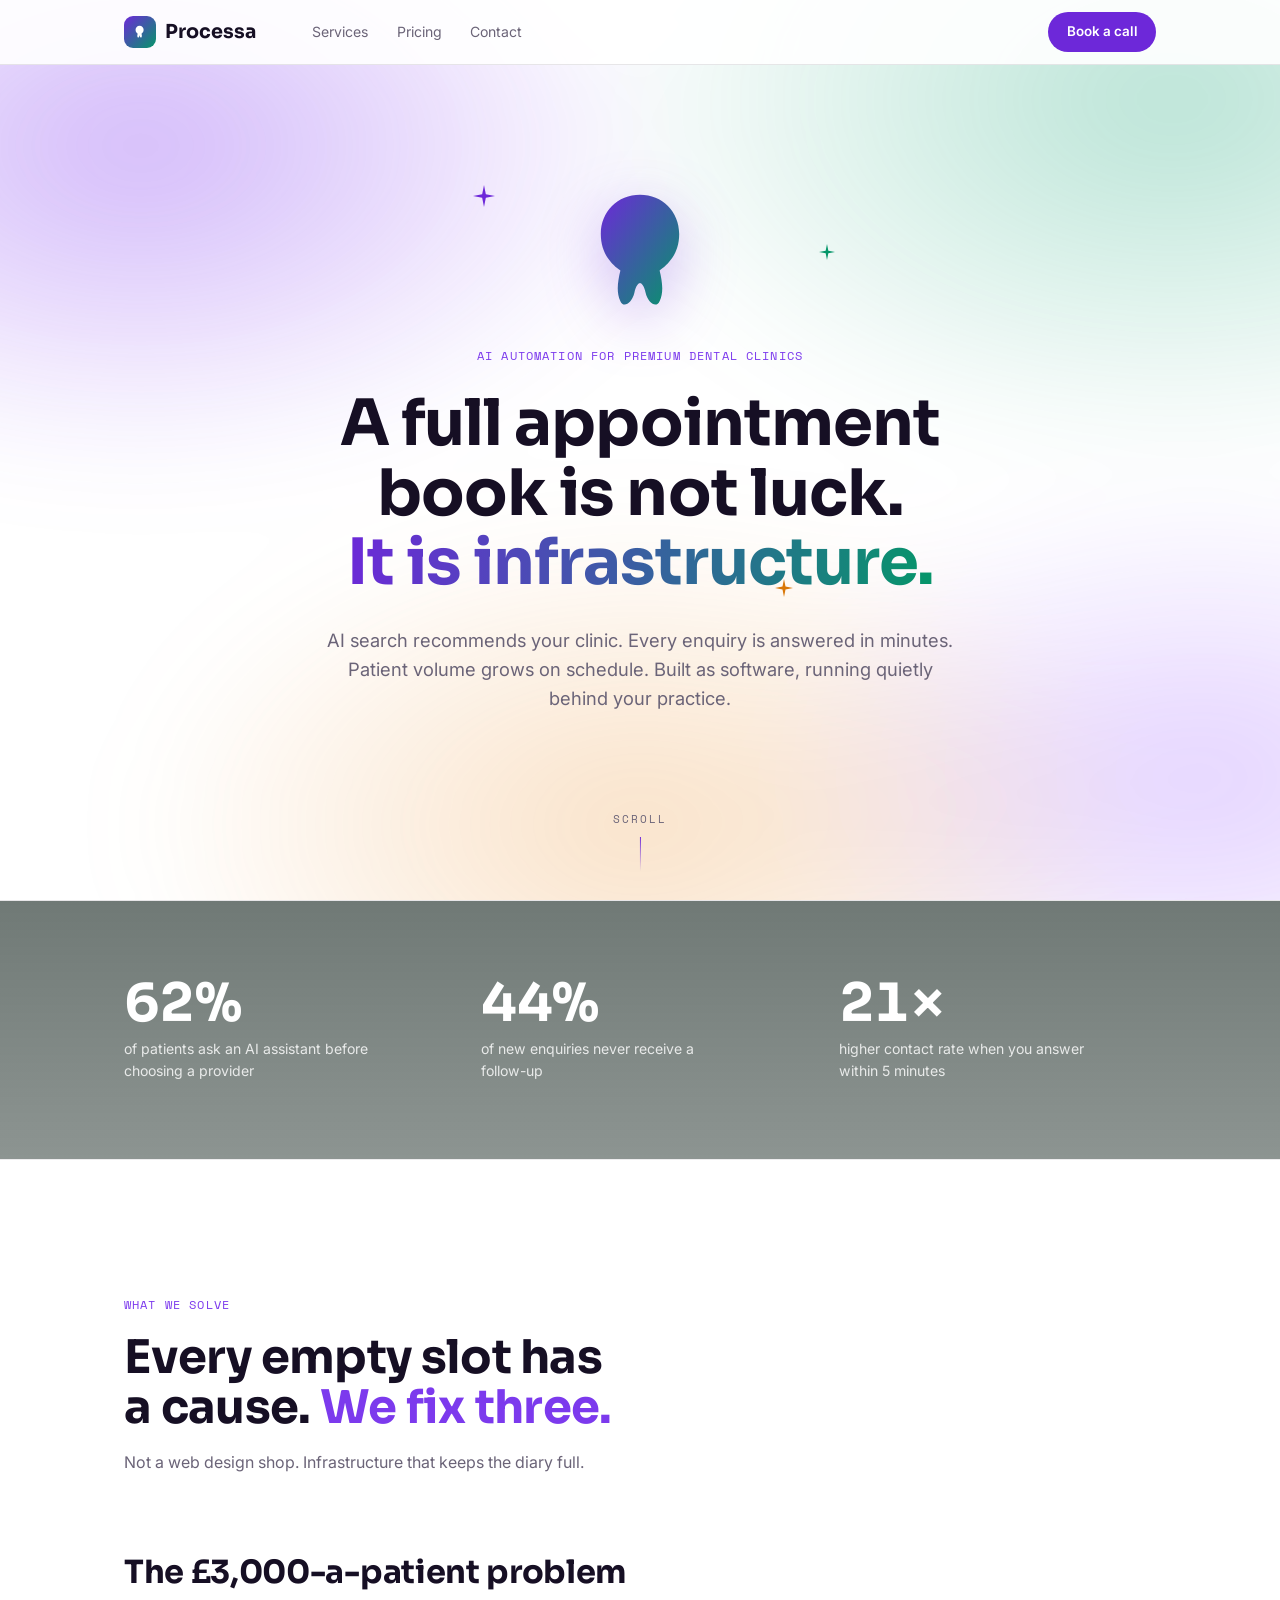
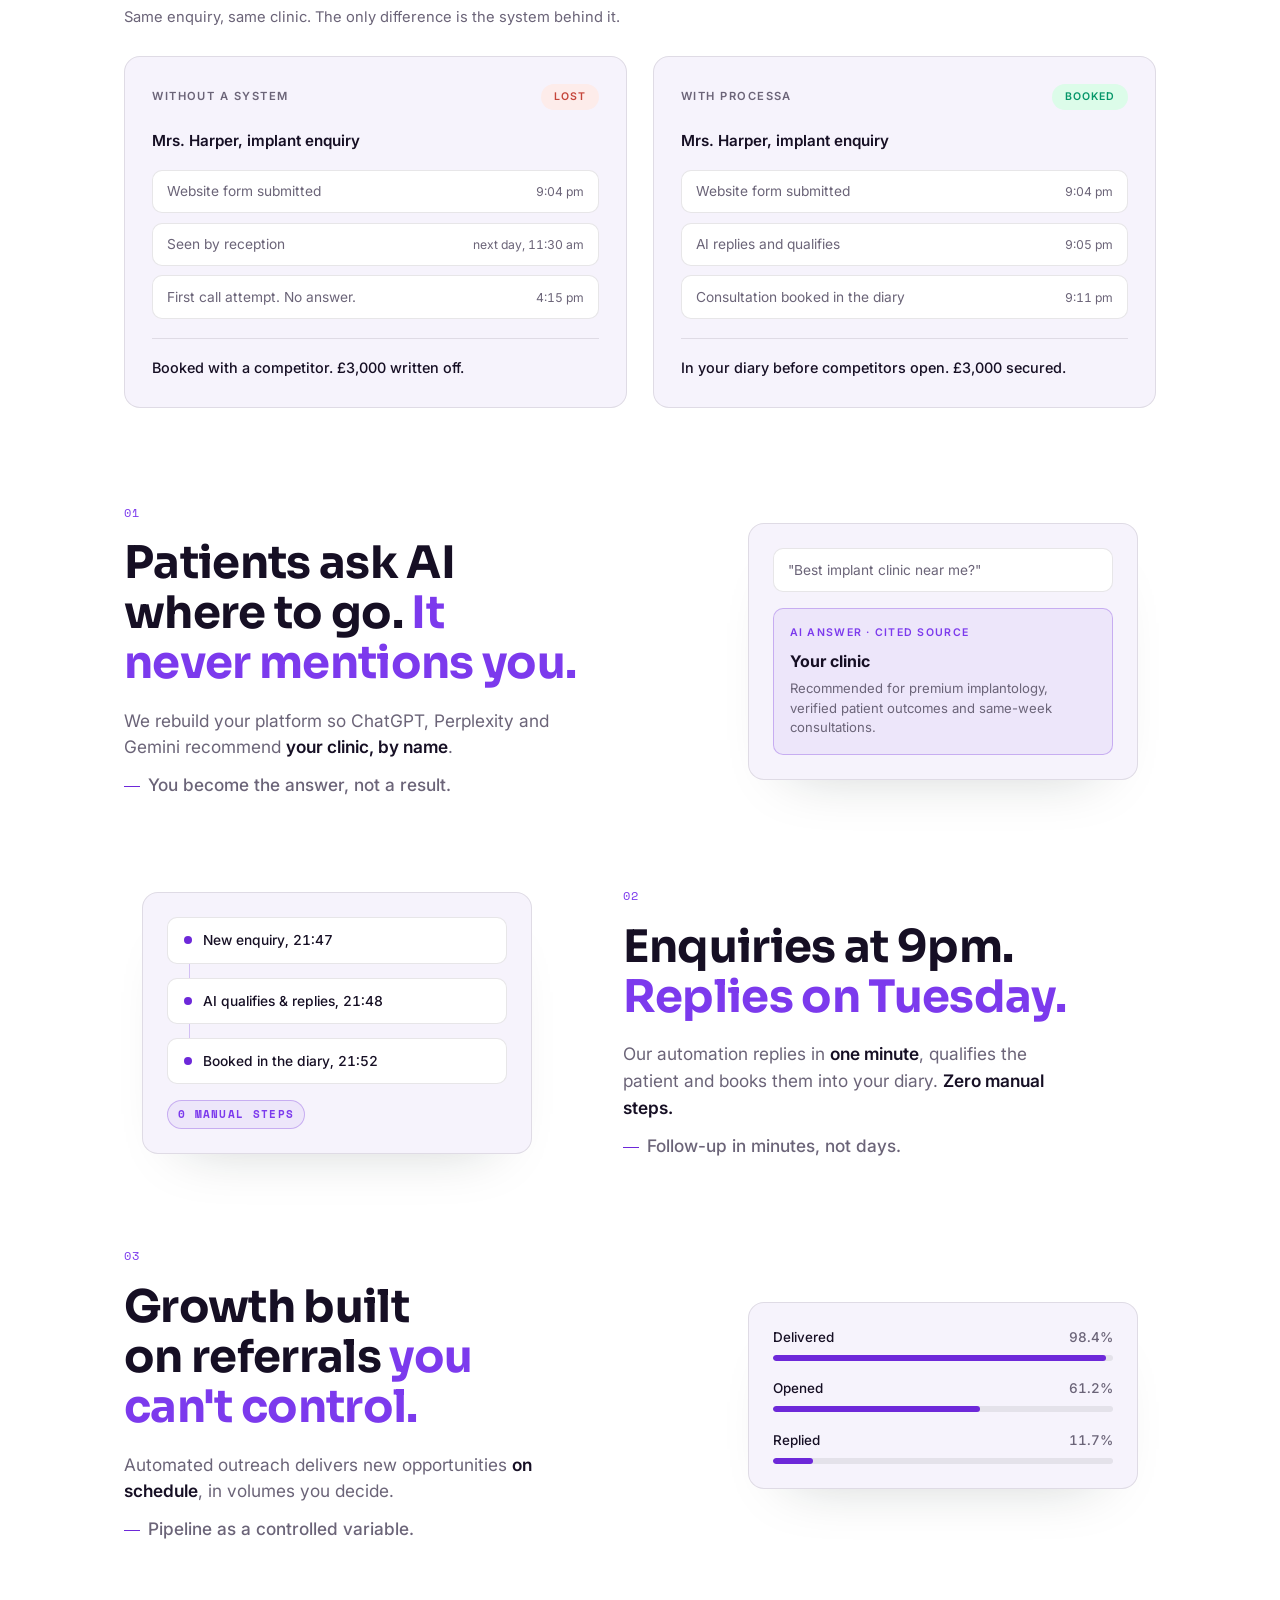
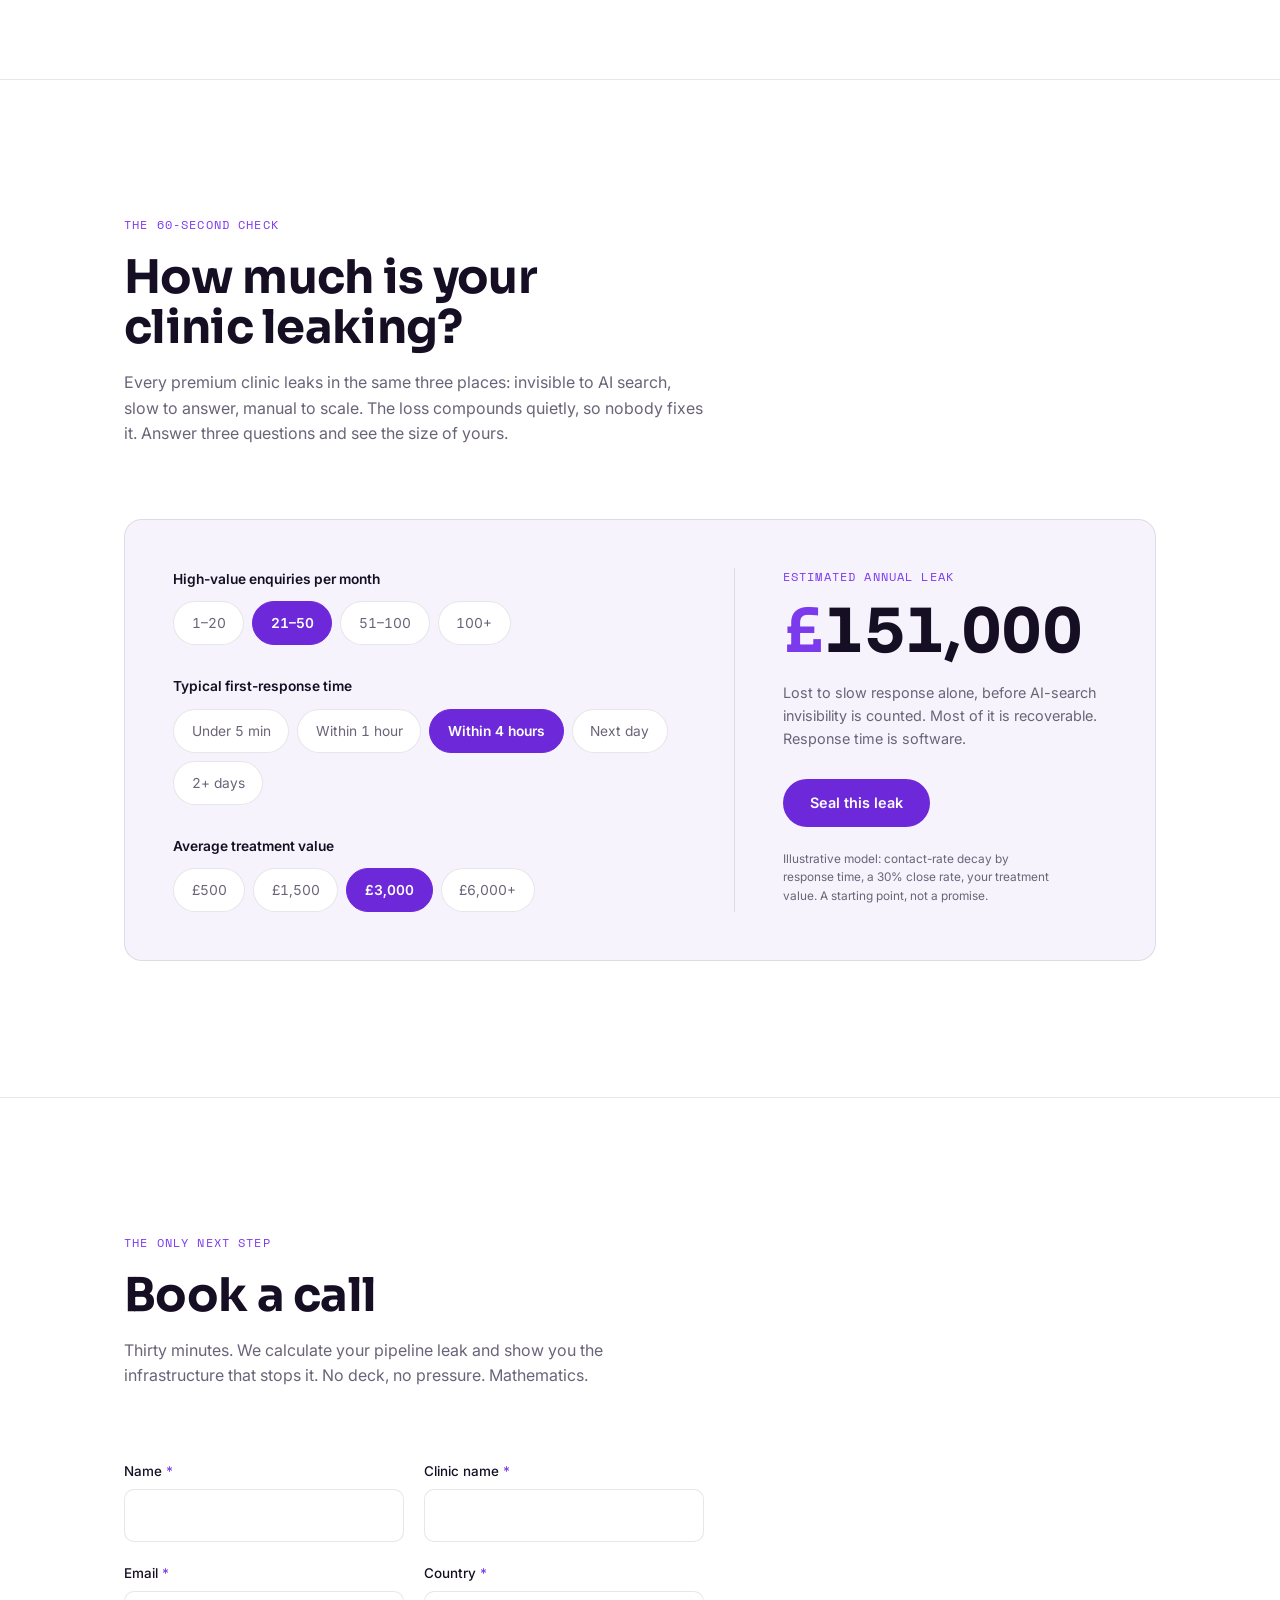
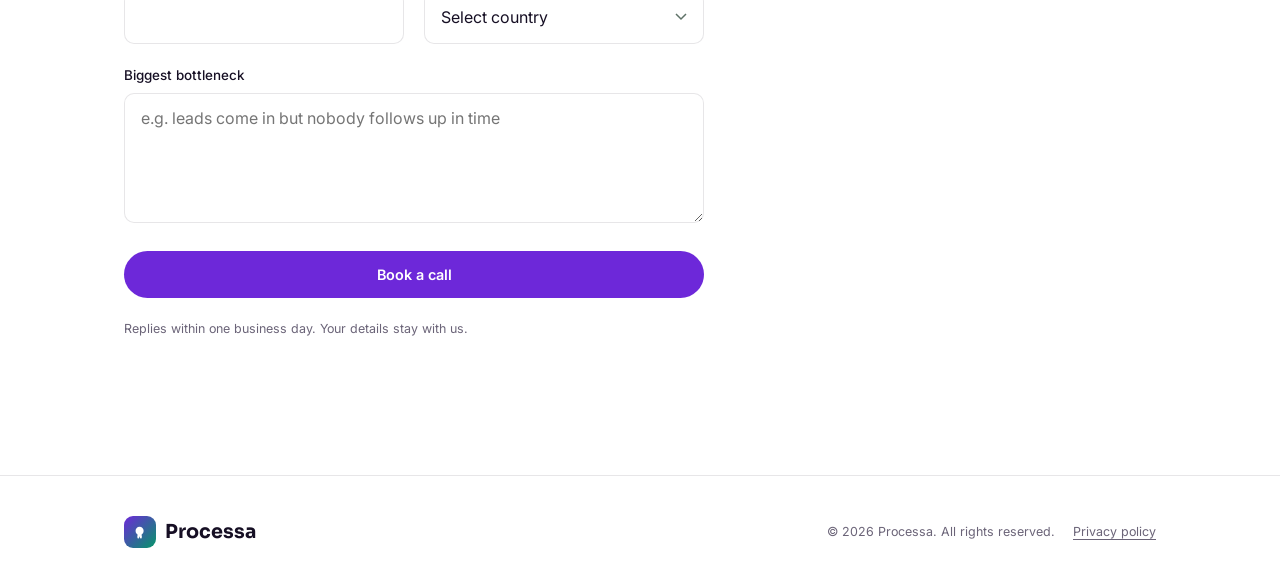
<file: index.html>
<!DOCTYPE html>
<html lang="en">
<head>
<meta charset="UTF-8">
<meta name="viewport" content="width=device-width, initial-scale=1">
<title>Processa — Conversion Infrastructure for Premium Dental Clinics</title>
<meta name="description" content="Processa builds conversion infrastructure and automated client-acquisition systems for premium dental clinics across the UK, Europe and Australia. Stop the annual pipeline hemorrhage.">
<link rel="canonical" href="https://processa.netlify.app/">
<meta property="og:type" content="website">
<meta property="og:title" content="Processa — Conversion Infrastructure for Premium Dental Clinics">
<meta property="og:description" content="AI automation and software architecture agency. We stop the six-figure pipeline hemorrhage and convert it into predictable patient acquisition.">
<meta property="og:url" content="https://processa.netlify.app/">
<meta property="og:site_name" content="Processa">
<meta name="twitter:card" content="summary">
<meta name="twitter:title" content="Processa — Conversion Infrastructure for Premium Dental Clinics">
<meta name="twitter:description" content="We stop the six-figure pipeline hemorrhage and convert it into predictable patient acquisition.">
<link rel="icon" href="data:image/svg+xml,%3Csvg xmlns='http://www.w3.org/2000/svg' viewBox='0 0 64 64'%3E%3Crect width='64' height='64' fill='%23FFFFFF'/%3E%3Ctext x='32' y='44' font-family='Georgia,serif' font-size='38' font-weight='700' fill='%2300B87C' text-anchor='middle'%3EP%3C/text%3E%3C/svg%3E">
<link rel="preconnect" href="https://fonts.googleapis.com">
<link rel="preconnect" href="https://fonts.gstatic.com" crossorigin>
<link href="https://fonts.googleapis.com/css2?family=Sora:wght@600;700;800&family=Inter:wght@400;500;600&family=Space+Mono:wght@400;700&display=swap" rel="stylesheet">
<link rel="stylesheet" href="styles.css">
<script type="application/ld+json">
{
  "@context": "https://schema.org",
  "@type": "ProfessionalService",
  "name": "Processa",
  "url": "https://processa.netlify.app/",
  "description": "AI automation and software architecture agency building conversion infrastructure and automated client-acquisition systems for premium dental clinics.",
  "email": "contact@processa.agency",
  "areaServed": [
    { "@type": "Country", "name": "United Kingdom" },
    { "@type": "Country", "name": "Ireland" },
    { "@type": "Country", "name": "Germany" },
    { "@type": "Country", "name": "Netherlands" },
    { "@type": "Country", "name": "Spain" },
    { "@type": "Country", "name": "Australia" }
  ],
  "knowsAbout": ["AI answer engine optimization", "Dental clinic automation", "Lead generation systems"],
  "hasOfferCatalog": {
    "@type": "OfferCatalog",
    "name": "Services",
    "itemListElement": [
      {
        "@type": "Offer",
        "itemOffered": {
          "@type": "Service",
          "name": "AEO-Optimized Web Infrastructure",
          "description": "Web platforms structured natively for AI answer engines so clinics become the cited recommendation."
        }
      },
      {
        "@type": "Offer",
        "itemOffered": {
          "@type": "Service",
          "name": "Integrated AI & Automation Systems",
          "description": "Clinic operational flows — booking, follow-up, feedback — connected via advanced software architecture."
        }
      },
      {
        "@type": "Offer",
        "itemOffered": {
          "@type": "Service",
          "name": "High-Conversion Outreach Infrastructure",
          "description": "Automated B2B acquisition systems scaling opportunity volume predictably."
        }
      }
    ]
  }
}
</script>
</head>
<body>
<svg width="0" height="0" style="position:absolute" aria-hidden="true">
  <defs>
    <linearGradient id="toothGradient" x1="0" y1="0" x2="1" y2="1">
      <stop offset="0%" stop-color="#6D28D9"/>
      <stop offset="100%" stop-color="#059669"/>
    </linearGradient>
  </defs>
</svg>
<a class="skip-link" href="#main">Skip to content</a>

<header class="nav">
  <div class="wrap nav-inner">
    <a class="wordmark" href="#top" aria-label="Processa — home">
      <span class="logo-mark" aria-hidden="true"><svg viewBox="0 0 100 100"><path fill="#fff" d="M50,20 C38,20 29,29 29,41 C29,52 35,58 40,61 C38,68 37,74 40,79 C42,83 47,81 48,75 C49,71 49,70 50,70 C51,70 51,71 52,75 C53,81 58,83 60,79 C63,74 62,68 60,61 C65,58 71,52 71,41 C71,29 62,20 50,20 Z"/></svg></span>
      Processa
    </a>
    <nav class="nav-links" aria-label="Primary">
      <a href="#services">Services</a>
      <a href="#leak">Pricing</a>
      <a href="#book">Contact</a>
    </nav>
    <a class="btn btn-nav" href="#book">Book a call</a>
  </div>
</header>

<main id="main">

  <!-- Hero -->
  <section class="hero" id="top" aria-labelledby="hero-h">
    <div class="hero-mesh" aria-hidden="true"></div>
    <div class="hero-inner">
      <span class="spark s1" aria-hidden="true"><svg viewBox="0 0 24 24" fill="currentColor"><path d="M12 0 L14 10 L24 12 L14 14 L12 24 L10 14 L0 12 L10 10 Z"/></svg></span>
      <span class="spark s2" aria-hidden="true"><svg viewBox="0 0 24 24" fill="currentColor"><path d="M12 0 L14 10 L24 12 L14 14 L12 24 L10 14 L0 12 L10 10 Z"/></svg></span>
      <span class="spark s3" aria-hidden="true"><svg viewBox="0 0 24 24" fill="currentColor"><path d="M12 0 L14 10 L24 12 L14 14 L12 24 L10 14 L0 12 L10 10 Z"/></svg></span>
      <div class="tooth-diagram" aria-hidden="true">
        <svg viewBox="0 0 100 100">
          <path class="tooth-shape" d="M50,12 C34,12 22,24 22,40 C22,54 30,62 36,66 C34,74 33,82 36,88 C38,93 44,90 46,82 C47,77 49,75 50,75 C51,75 53,77 54,82 C56,90 62,93 64,88 C67,82 66,74 64,66 C70,62 78,54 78,40 C78,24 66,12 50,12 Z"/>
        </svg>
      </div>
      <span class="label reveal">AI automation for premium dental clinics</span>
      <h1 id="hero-h" class="reveal d1">A full appointment<br>book is not luck.<br><em>It is infrastructure.</em></h1>
      <p class="hero-sub reveal d2">AI search recommends your clinic. Every enquiry is answered in minutes. Patient volume grows on schedule. Built as software, running quietly behind your practice.</p>
    </div>
    <p class="scroll-cue" aria-hidden="true">Scroll</p>
  </section>

  <!-- Stats over fixed clinic photo -->
  <section class="stats-band" aria-label="Market figures">
    <div class="wrap">
      <div class="stat-strip">
        <div class="stat reveal">
          <span class="num"><span data-count="62" data-suffix="%">0%</span></span>
          <p>of patients ask an AI assistant before choosing a provider</p>
        </div>
        <div class="stat reveal d1">
          <span class="num"><span data-count="44" data-suffix="%">0%</span></span>
          <p>of new enquiries never receive a follow-up</p>
        </div>
        <div class="stat reveal d2">
          <span class="num"><span data-count="21" data-suffix="×">0×</span></span>
          <p>higher contact rate when you answer within 5 minutes</p>
        </div>
      </div>
    </div>
  </section>

  <!-- What we solve -->
  <section class="section" id="services" aria-labelledby="svc-h">
    <div class="wrap">
      <div class="section-head reveal">
        <span class="label">What we solve</span>
        <h2 id="svc-h">Every empty slot has a cause. <em>We fix three.</em></h2>
        <p class="lede">Not a web design shop. Infrastructure that keeps the diary full.</p>
      </div>

      <div class="compare-head reveal">
        <h3>The £3,000-a-patient problem</h3>
        <p>Same enquiry, same clinic. The only difference is the system behind it.</p>
      </div>
      <div class="compare">
        <article class="cmp-card reveal">
          <header>
            <span class="cmp-tag">Without a system</span>
            <span class="badge lost">Lost</span>
          </header>
          <p class="cmp-name">Mrs. Harper, implant enquiry</p>
          <ul class="tl">
            <li><span>Website form submitted</span><time>9:04 pm</time></li>
            <li><span>Seen by reception</span><time>next day, 11:30 am</time></li>
            <li><span>First call attempt. No answer.</span><time>4:15 pm</time></li>
          </ul>
          <p class="cmp-outcome">Booked with a competitor. £3,000 written off.</p>
        </article>
        <article class="cmp-card reveal d1">
          <header>
            <span class="cmp-tag">With Processa</span>
            <span class="badge booked">Booked</span>
          </header>
          <p class="cmp-name">Mrs. Harper, implant enquiry</p>
          <ul class="tl">
            <li><span>Website form submitted</span><time>9:04 pm</time></li>
            <li><span>AI replies and qualifies</span><time>9:05 pm</time></li>
            <li><span>Consultation booked in the diary</span><time>9:11 pm</time></li>
          </ul>
          <p class="cmp-outcome">In your diary before competitors open. £3,000 secured.</p>
        </article>
      </div>

      <div class="pillars">
        <div class="pillar reveal">
          <div>
            <span class="label">01</span>
            <h3>Patients ask AI where to go. <em>It never mentions you.</em></h3>
            <div class="body">
              <p>We rebuild your platform so ChatGPT, Perplexity and Gemini recommend <strong>your clinic, by name</strong>.</p>
              <p class="outcome">You become the answer, not a result.</p>
            </div>
          </div>
          <div class="pillar-visual mock float" aria-hidden="true">
            <p class="q">"Best implant clinic near me?"</p>
            <div class="ans">
              <span class="src">AI answer · cited source</span>
              <strong>Your clinic</strong>
              <p>Recommended for premium implantology, verified patient outcomes and same-week consultations.</p>
            </div>
          </div>
        </div>
        <div class="pillar rev reveal">
          <div>
            <span class="label">02</span>
            <h3>Enquiries at 9pm. <em>Replies on Tuesday.</em></h3>
            <div class="body">
              <p>Our automation replies in <strong>one minute</strong>, qualifies the patient and books them into your diary. <strong>Zero manual steps.</strong></p>
              <p class="outcome">Follow-up in minutes, not days.</p>
            </div>
          </div>
          <div class="pillar-visual mock float" aria-hidden="true">
            <div class="flow">
              <div class="node"><span class="dot"></span>New enquiry, 21:47</div>
              <div class="link"></div>
              <div class="node"><span class="dot"></span>AI qualifies &amp; replies, 21:48</div>
              <div class="link"></div>
              <div class="node"><span class="dot"></span>Booked in the diary, 21:52</div>
              <p class="tag">0 manual steps</p>
            </div>
          </div>
        </div>
        <div class="pillar reveal">
          <div>
            <span class="label">03</span>
            <h3>Growth built on referrals <em>you can't control.</em></h3>
            <div class="body">
              <p>Automated outreach delivers new opportunities <strong>on schedule</strong>, in volumes you decide.</p>
              <p class="outcome">Pipeline as a controlled variable.</p>
            </div>
          </div>
          <div class="pillar-visual mock float" aria-hidden="true">
            <div class="bars">
              <div class="row"><span>Delivered</span><span class="v">98.4%</span><div class="track"><i style="width:98%"></i></div></div>
              <div class="row"><span>Opened</span><span class="v">61.2%</span><div class="track"><i style="width:61%"></i></div></div>
              <div class="row"><span>Replied</span><span class="v">11.7%</span><div class="track"><i style="width:12%"></i></div></div>
            </div>
          </div>
        </div>
      </div>
    </div>
  </section>

  <!-- The Leak -->
  <section class="section bordered" id="leak" aria-labelledby="leak-h">
    <div class="wrap">
      <div class="section-head reveal">
        <span class="label">The 60-second check</span>
        <h2 id="leak-h">How much is your clinic leaking?</h2>
        <p class="lede">Every premium clinic leaks in the same three places: invisible to AI search, slow to answer, manual to scale. The loss compounds quietly, so nobody fixes it. Answer three questions and see the size of yours.</p>
      </div>
      <div class="calc-panel reveal" id="leak-calc">
        <div class="calc-qs">
          <fieldset class="calc-q">
            <legend>High-value enquiries per month</legend>
            <div class="pills">
              <label class="pill"><input type="radio" name="calc-enq" value="12"><span>1–20</span></label>
              <label class="pill"><input type="radio" name="calc-enq" value="35" checked><span>21–50</span></label>
              <label class="pill"><input type="radio" name="calc-enq" value="75"><span>51–100</span></label>
              <label class="pill"><input type="radio" name="calc-enq" value="120"><span>100+</span></label>
            </div>
          </fieldset>
          <fieldset class="calc-q">
            <legend>Typical first-response time</legend>
            <div class="pills">
              <label class="pill"><input type="radio" name="calc-resp" value="0.05"><span>Under 5 min</span></label>
              <label class="pill"><input type="radio" name="calc-resp" value="0.22"><span>Within 1 hour</span></label>
              <label class="pill"><input type="radio" name="calc-resp" value="0.40" checked><span>Within 4 hours</span></label>
              <label class="pill"><input type="radio" name="calc-resp" value="0.55"><span>Next day</span></label>
              <label class="pill"><input type="radio" name="calc-resp" value="0.70"><span>2+ days</span></label>
            </div>
          </fieldset>
          <fieldset class="calc-q">
            <legend>Average treatment value</legend>
            <div class="pills">
              <label class="pill"><input type="radio" name="calc-val" value="500"><span>£500</span></label>
              <label class="pill"><input type="radio" name="calc-val" value="1500"><span>£1,500</span></label>
              <label class="pill"><input type="radio" name="calc-val" value="3000" checked><span>£3,000</span></label>
              <label class="pill"><input type="radio" name="calc-val" value="6000"><span>£6,000+</span></label>
            </div>
          </fieldset>
        </div>
        <div class="calc-result">
          <span class="label">Estimated annual leak</span>
          <p class="r-num" aria-live="polite"><span class="aff">£</span><span id="leak-out">0</span></p>
          <p class="r-sub">Lost to slow response alone, before AI-search invisibility is counted. Most of it is recoverable. Response time is software.</p>
          <a class="btn" href="#book" id="calc-cta">Seal this leak</a>
          <p class="footnote">Illustrative model: contact-rate decay by response time, a 30% close rate, your treatment value. A starting point, not a promise.</p>
        </div>
      </div>
    </div>
  </section>

  <!-- Book a Call -->
  <section class="section bordered" id="book" aria-labelledby="book-h">
    <div class="wrap">
      <div class="section-head reveal">
        <span class="label">The only next step</span>
        <h2 id="book-h">Book a call</h2>
        <p class="lede">Thirty minutes. We calculate your pipeline leak and show you the infrastructure that stops it. No deck, no pressure. Mathematics.</p>
      </div>
      <div class="form-shell reveal">
        <p class="leak-note" id="leak-note" hidden>Your estimated annual leak: <strong id="leak-note-num">£0</strong>. We'll bring the full mathematics to the call.</p>
        <form name="book-call" method="POST" action="/" data-netlify="true" netlify-honeypot="bot-field" novalidate>
          <input type="hidden" name="form-name" value="book-call">
          <input type="hidden" name="estimated-leak" id="estimated-leak-field" value="">
          <p class="hidden-field" aria-hidden="true">
            <label>Don't fill this out if you're human: <input name="bot-field" tabindex="-1" autocomplete="off"></label>
          </p>
          <div class="two-col">
            <div class="field">
              <label for="f-name">Name <span class="req" aria-hidden="true">*</span></label>
              <input id="f-name" name="name" type="text" autocomplete="name" required>
            </div>
            <div class="field">
              <label for="f-clinic">Clinic name <span class="req" aria-hidden="true">*</span></label>
              <input id="f-clinic" name="clinic" type="text" autocomplete="organization" required>
            </div>
          </div>
          <div class="two-col">
            <div class="field">
              <label for="f-email">Email <span class="req" aria-hidden="true">*</span></label>
              <input id="f-email" name="email" type="email" autocomplete="email" required>
            </div>
            <div class="field">
              <label for="f-country">Country <span class="req" aria-hidden="true">*</span></label>
              <select id="f-country" name="country" required>
                <option value="" selected disabled>Select country</option>
                <option>UK</option>
                <option>Ireland</option>
                <option>Germany</option>
                <option>Netherlands</option>
                <option>Spain</option>
                <option>Other EU</option>
                <option>Australia</option>
              </select>
            </div>
          </div>
          <div class="field">
            <label for="f-bottleneck">Biggest bottleneck</label>
            <textarea id="f-bottleneck" name="bottleneck" rows="4" placeholder="e.g. leads come in but nobody follows up in time"></textarea>
          </div>
          <button class="btn" type="submit">Book a call</button>
          <p class="form-error" role="alert" id="form-error">Something interrupted the request. Please try again, or email us directly below.</p>
          <p class="form-foot">Replies within one business day. Your details stay with us.</p>
        </form>
        <div class="confirm" id="confirm" role="status" tabindex="-1">
          <h3>Request received.</h3>
          <p>We'll reply within one business day with two or three time slots, and we'll arrive with your leak already estimated.</p>
        </div>
      </div>
    </div>
  </section>

</main>

<footer>
  <div class="wrap foot-inner">
    <a class="wordmark" href="#top" aria-label="Processa — back to top">
      <span class="logo-mark" aria-hidden="true"><svg viewBox="0 0 100 100"><path fill="#fff" d="M50,20 C38,20 29,29 29,41 C29,52 35,58 40,61 C38,68 37,74 40,79 C42,83 47,81 48,75 C49,71 49,70 50,70 C51,70 51,71 52,75 C53,81 58,83 60,79 C63,74 62,68 60,61 C65,58 71,52 71,41 C71,29 62,20 50,20 Z"/></svg></span>
      Processa
    </a>
    <p class="foot-meta">&copy; 2026 Processa. All rights reserved. <a href='privacy.html'>Privacy policy</a></p>
  </div>
</footer>

<script src="script.js"></script>
</body>
</html>
</file>
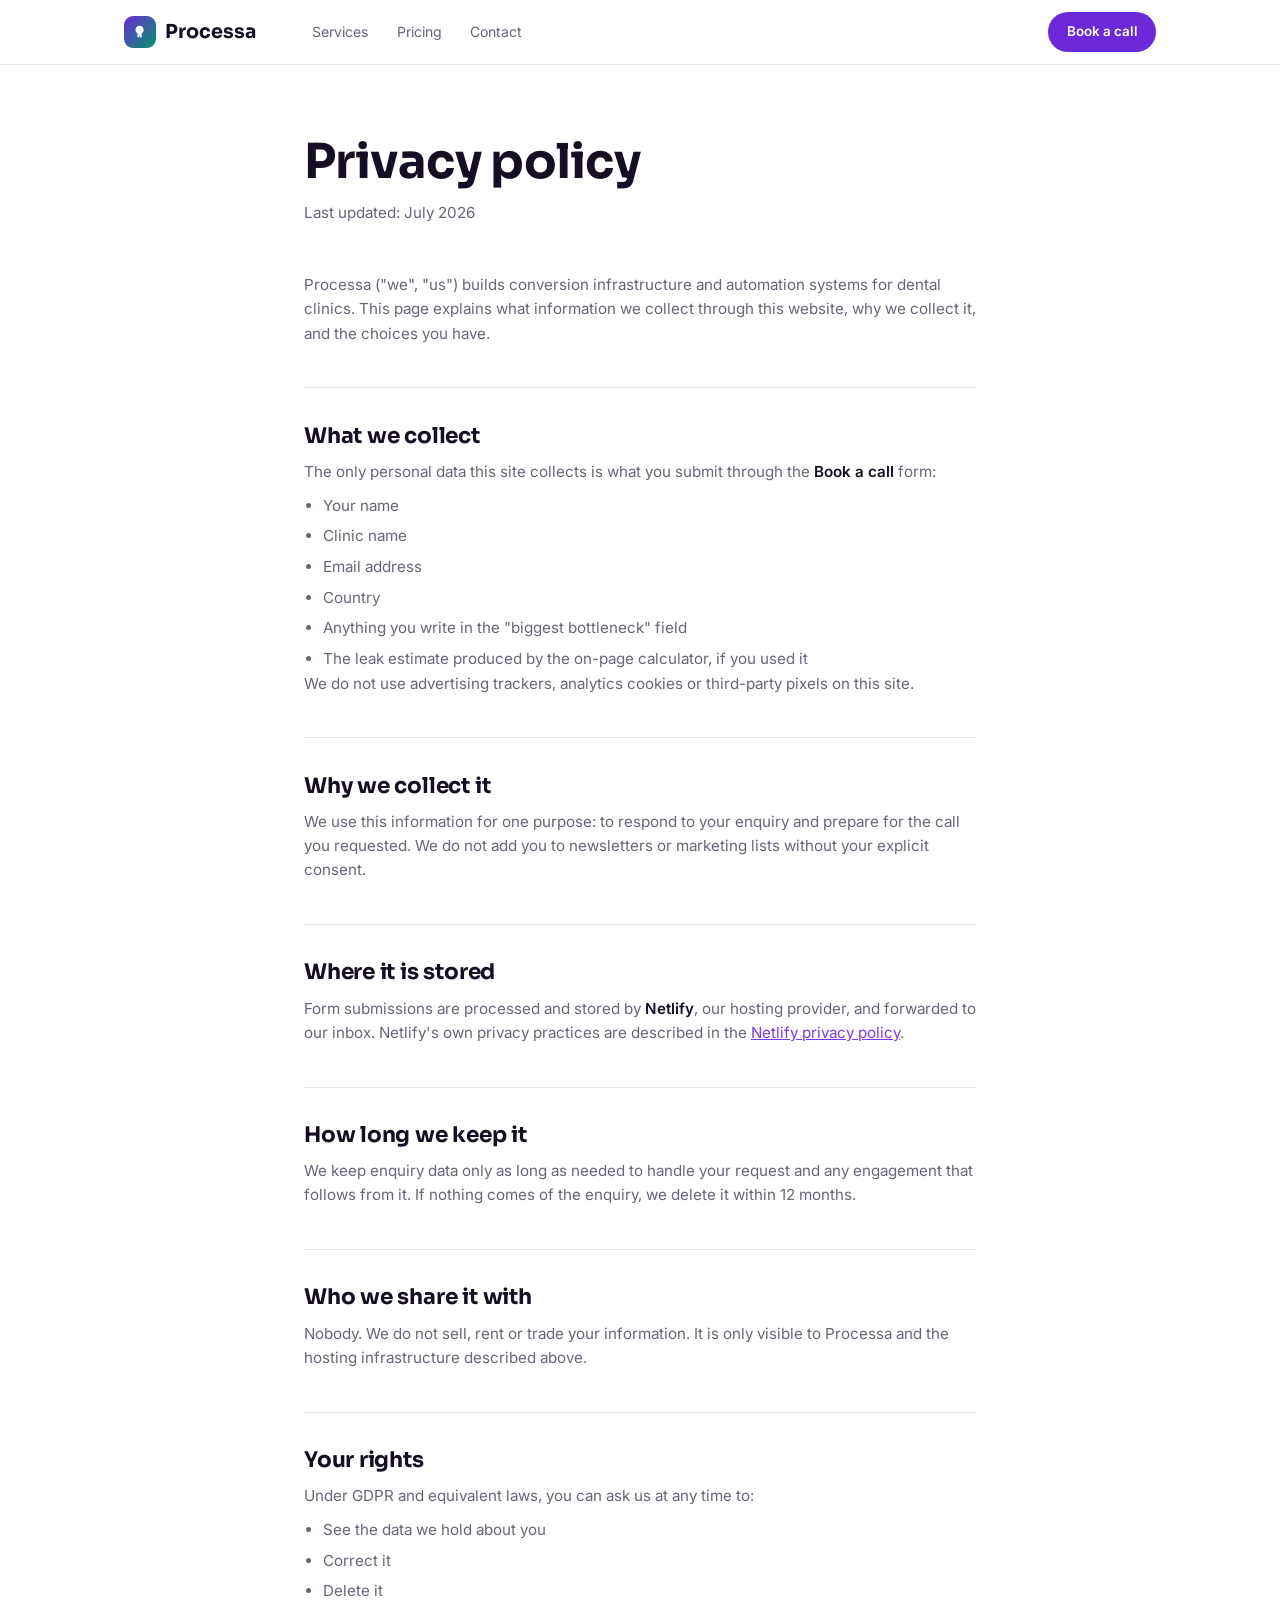
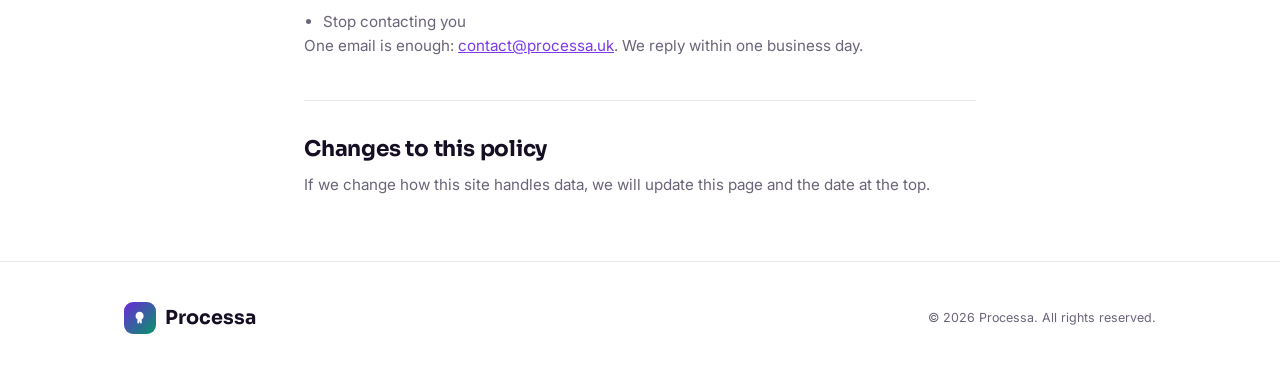
<file: privacy.html>
<!DOCTYPE html>
<html lang="en">
<head>
<meta charset="UTF-8">
<meta name="viewport" content="width=device-width, initial-scale=1">
<title>Privacy Policy — Processa</title>
<meta name="description" content="How Processa collects, uses and protects the information you share with us.">
<link rel="canonical" href="https://processa.netlify.app/privacy.html">
<meta name="robots" content="noindex">
<link rel="icon" href="data:image/svg+xml,%3Csvg xmlns='http://www.w3.org/2000/svg' viewBox='0 0 64 64'%3E%3Crect width='64' height='64' fill='%231B1512'/%3E%3Ctext x='32' y='44' font-family='Georgia,serif' font-size='38' font-weight='700' fill='%23FF6B4A' text-anchor='middle'%3EP%3C/text%3E%3C/svg%3E">
<link rel="preconnect" href="https://fonts.googleapis.com">
<link rel="preconnect" href="https://fonts.gstatic.com" crossorigin>
<link href="https://fonts.googleapis.com/css2?family=Sora:wght@600;700;800&family=Inter:wght@400;500;600&display=swap" rel="stylesheet">
<link rel="stylesheet" href="styles.css">
<style>
main{padding:clamp(8.5rem,9vw,9.5rem) 0 4rem}
.legal-wrap{max-width:720px;margin-inline:auto;padding-inline:24px}
.legal-wrap h1{font-size:clamp(2rem,4.5vw,3rem);margin-bottom:.8rem}
.updated{font-size:.8rem;color:var(--ink-2);margin-bottom:3rem}
.legal-wrap h2{
  font-family:'Sora',system-ui,sans-serif;font-weight:700;
  font-size:1.35rem;letter-spacing:-.01em;
  margin:2.6rem 0 .8rem;padding-top:2.2rem;border-top:1px solid var(--line);
}
.legal-wrap p,.legal-wrap li{font-size:.95rem;color:var(--ink-2)}
.legal-wrap p+p{margin-top:.7rem}
.legal-wrap ul{padding-left:1.2rem;display:grid;gap:.4rem;margin-top:.6rem}
.legal-wrap strong{color:var(--ink);font-weight:600}
.legal-wrap a{color:var(--gold-ink)}
</style>
</head>
<body>
<a class="skip-link" href="#main">Skip to content</a>

<header class="nav">
  <div class="wrap nav-inner">
    <a class="wordmark" href="index.html" aria-label="Processa — home">
      <span class="logo-mark" aria-hidden="true"><svg viewBox="0 0 100 100"><path fill="#fff" d="M50,20 C38,20 29,29 29,41 C29,52 35,58 40,61 C38,68 37,74 40,79 C42,83 47,81 48,75 C49,71 49,70 50,70 C51,70 51,71 52,75 C53,81 58,83 60,79 C63,74 62,68 60,61 C65,58 71,52 71,41 C71,29 62,20 50,20 Z"/></svg></span>
      Processa
    </a>
    <nav class="nav-links" aria-label="Primary">
      <a href="index.html#services">Services</a>
      <a href="index.html#leak">Pricing</a>
      <a href="index.html#book">Contact</a>
    </nav>
    <a class="btn btn-nav" href="index.html#book">Book a call</a>
  </div>
</header>

<main id="main">
  <div class="legal-wrap">
    <h1>Privacy policy</h1>
    <p class="updated">Last updated: July 2026</p>

    <p>Processa ("we", "us") builds conversion infrastructure and automation systems for dental clinics. This page explains what information we collect through this website, why we collect it, and the choices you have.</p>

    <h2>What we collect</h2>
    <p>The only personal data this site collects is what you submit through the <strong>Book a call</strong> form:</p>
    <ul>
      <li>Your name</li>
      <li>Clinic name</li>
      <li>Email address</li>
      <li>Country</li>
      <li>Anything you write in the "biggest bottleneck" field</li>
      <li>The leak estimate produced by the on-page calculator, if you used it</li>
    </ul>
    <p>We do not use advertising trackers, analytics cookies or third-party pixels on this site.</p>

    <h2>Why we collect it</h2>
    <p>We use this information for one purpose: to respond to your enquiry and prepare for the call you requested. We do not add you to newsletters or marketing lists without your explicit consent.</p>

    <h2>Where it is stored</h2>
    <p>Form submissions are processed and stored by <strong>Netlify</strong>, our hosting provider, and forwarded to our inbox. Netlify's own privacy practices are described in the <a href="https://www.netlify.com/privacy/" rel="noopener">Netlify privacy policy</a>.</p>

    <h2>How long we keep it</h2>
    <p>We keep enquiry data only as long as needed to handle your request and any engagement that follows from it. If nothing comes of the enquiry, we delete it within 12 months.</p>

    <h2>Who we share it with</h2>
    <p>Nobody. We do not sell, rent or trade your information. It is only visible to Processa and the hosting infrastructure described above.</p>

    <h2>Your rights</h2>
    <p>Under GDPR and equivalent laws, you can ask us at any time to:</p>
    <ul>
      <li>See the data we hold about you</li>
      <li>Correct it</li>
      <li>Delete it</li>
      <li>Stop contacting you</li>
    </ul>
    <p>One email is enough: <a href="mailto:contact@processa.uk">contact@processa.uk</a>. We reply within one business day.</p>

    <h2>Changes to this policy</h2>
    <p>If we change how this site handles data, we will update this page and the date at the top.</p>
  </div>
</main>

<footer>
  <div class="wrap foot-inner">
    <a class="wordmark" href="index.html" aria-label="Processa — home">
      <span class="logo-mark" aria-hidden="true"><svg viewBox="0 0 100 100"><path fill="#fff" d="M50,20 C38,20 29,29 29,41 C29,52 35,58 40,61 C38,68 37,74 40,79 C42,83 47,81 48,75 C49,71 49,70 50,70 C51,70 51,71 52,75 C53,81 58,83 60,79 C63,74 62,68 60,61 C65,58 71,52 71,41 C71,29 62,20 50,20 Z"/></svg></span>
      Processa
    </a>
    <p class="foot-meta">&copy; 2026 Processa. All rights reserved.</p>
  </div>
</footer>

<script src="script.js"></script>
</body>
</html>
</file>
<file: styles.css>
/* Processa — shared styles across all pages.
   Fourth direction: the flat mint-on-white pass read as generic and static
   — explicit feedback was "no animation, nothing special, logo and colors
   are bad." This one keeps the light background (still no dark colors)
   but brings back real movement (an animated jewel-tone gradient mesh,
   the technique that got a genuine positive reaction earlier this
   session) and adds an actual logo mark instead of plain wordmark text. */
:root{
  --bg:#FFFFFF;
  --surface:#F6F3FC;
  --ink:#160F24;
  --ink-2:#6B6478;
  --line:rgba(22,15,36,.1);
  --accent:#6D28D9;
  --accent-2:#7C3AED;
  --emerald:#059669;
  --gold-accent:#D97706;
  --gold:#6D28D9;
  --gold-ink:#7C3AED;
  --ease:cubic-bezier(.16,1,.3,1);
}
*,*::before,*::after{box-sizing:border-box;margin:0;padding:0}
html{scroll-behavior:smooth;scroll-padding-top:64px}
body{
  font-family:'Inter',system-ui,-apple-system,'Helvetica Neue',sans-serif;
  font-size:1rem;line-height:1.6;
  color:var(--ink);
  background:var(--bg);
  -webkit-font-smoothing:antialiased;
  overflow-x:hidden;
}
main{position:relative;z-index:1}
h1,h2{font-family:'Sora',system-ui,sans-serif;font-weight:700;letter-spacing:-.015em;line-height:1.08;text-wrap:balance}
a{color:inherit}
::selection{background:rgba(109,40,217,.2)}
.wrap{max-width:1080px;margin-inline:auto;padding-inline:24px}
.skip-link{position:absolute;left:-9999px;top:0;background:var(--ink);color:#fff;padding:.6rem 1rem;z-index:200}
.skip-link:focus{left:12px;top:12px}
:focus-visible{outline:2px solid var(--gold-ink);outline-offset:3px}

body{animation:pageIn .5s var(--ease) both}
@keyframes pageIn{from{opacity:0}to{opacity:1}}

.label{
  font-family:'Space Mono',monospace;
  font-size:.72rem;font-weight:500;letter-spacing:.1em;text-transform:uppercase;
  color:var(--gold-ink);
}

/* ---------- Nav ---------- */
.nav{
  position:fixed;top:0;left:0;right:0;z-index:100;
  background:rgba(255,255,255,.9);
  border-bottom:1px solid var(--line);
}
.nav-inner{display:flex;align-items:center;justify-content:space-between;height:64px;gap:1rem}
.wordmark{
  display:flex;align-items:center;gap:.55rem;
  font-family:'Sora',system-ui,sans-serif;font-weight:700;font-size:1.2rem;
  text-decoration:none;flex:none;color:var(--ink);
}
/* Logo mark: a gradient badge with an abstract tooth/checkmark glyph —
   an actual symbol instead of just wordmark text + a coloured dot. */
.logo-mark{
  width:32px;height:32px;border-radius:9px;flex:none;
  background:linear-gradient(135deg, var(--accent), var(--emerald));
  display:flex;align-items:center;justify-content:center;
}
.logo-mark svg{width:60%;height:60%}
.nav-links{display:flex;gap:.85rem;font-size:.76rem;margin-right:auto;margin-left:1.2rem;overflow-x:auto;white-space:nowrap;scrollbar-width:none;-ms-overflow-style:none}
.nav-links::-webkit-scrollbar{display:none}
.nav-links a{text-decoration:none;color:var(--ink-2);transition:color .2s var(--ease)}
.nav-links a:hover,.nav-links a[aria-current="page"]{color:var(--ink)}
.nav .btn-nav{display:none}
@media(min-width:600px){.nav .btn-nav{display:inline-block}}
@media(min-width:700px){.nav-links{gap:1.8rem;font-size:.88rem;margin-left:2.5rem}}
.btn{
  display:inline-block;cursor:pointer;text-decoration:none;text-align:center;
  font-family:inherit;font-size:.9rem;font-weight:600;
  color:#fff;background:var(--accent);
  padding:.8rem 1.7rem;border:0;border-radius:999px;
  transition:background .2s var(--ease),transform .15s var(--ease);
}
.btn:hover{background:var(--accent-2)}
.btn:active{transform:scale(.98)}
.btn-nav{padding:.55rem 1.15rem;font-size:.84rem}

/* ---------- Hero (animated jewel-tone mesh, real movement) ---------- */
.hero{
  position:relative;
  min-height:100vh;min-height:100svh;
  display:flex;align-items:center;justify-content:center;
  overflow:hidden;
  background:var(--bg);
}
/* The thing that was missing: continuous, visible motion. Big saturated
   colour pools (violet/emerald/gold) blurred and drifting slowly behind
   the content — light background underneath, so this is still "not a
   dark design," just one with real energy in it. */
.hero-mesh{
  position:absolute;inset:-15%;z-index:0;pointer-events:none;
  background:
    radial-gradient(ellipse 46% 40% at 20% 24%, rgba(109,40,217,.32), transparent 70%),
    radial-gradient(ellipse 50% 44% at 82% 20%, rgba(5,150,105,.28), transparent 70%),
    radial-gradient(ellipse 44% 38% at 50% 82%, rgba(217,119,6,.22), transparent 70%),
    radial-gradient(ellipse 40% 36% at 84% 78%, rgba(124,58,237,.22), transparent 70%);
  filter:blur(50px) saturate(1.15);
  animation:meshDrift 18s ease-in-out infinite;
}
@keyframes meshDrift{
  0%,100%{transform:translate(0,0) scale(1) rotate(0)}
  25%{transform:translate(3%,-3%) scale(1.08) rotate(2deg)}
  50%{transform:translate(-2%,4%) scale(.96) rotate(-2deg)}
  75%{transform:translate(-4%,-2%) scale(1.05) rotate(1deg)}
}
/* No circle/oval backing behind the icon this time — it read as an
   odd egg shape. Just the mark itself, floating free over the moving
   gradient mesh. */
.tooth-diagram{
  position:relative;z-index:1;width:min(30vw,140px);margin:0 auto 1.8rem;
  aspect-ratio:1/1;
  display:flex;align-items:center;justify-content:center;
  filter:drop-shadow(0 16px 30px rgba(109,40,217,.3));
  animation:toothIn .8s var(--ease) both, toothBob 4s ease-in-out 1s infinite;
}
.tooth-diagram svg{width:100%;height:100%}
.tooth-shape{fill:url(#toothGradient)}
@keyframes toothIn{
  0%{transform:scale(.4) rotate(-16deg);opacity:0}
  100%{transform:scale(1) rotate(0);opacity:1}
}
@keyframes toothBob{0%,100%{transform:translateY(0) rotate(0)}50%{transform:translateY(-8px) rotate(-2deg)}}
.spark{position:absolute;z-index:1;color:var(--gold-accent);opacity:0;animation:sparkIn .5s var(--ease) both}
.spark svg{display:block;width:100%;height:100%}
.s1{top:14%;left:26%;width:22px;height:22px;animation-delay:.9s;color:var(--accent)}
.s2{top:22%;right:22%;width:16px;height:16px;animation-delay:1.15s;color:var(--emerald)}
.s3{bottom:30%;right:28%;width:18px;height:18px;animation-delay:1.35s;color:var(--gold-accent)}
@keyframes sparkIn{0%{opacity:0;transform:scale(0) rotate(-10deg)}60%{opacity:1;transform:scale(1.15) rotate(6deg)}100%{opacity:1;transform:scale(1) rotate(0)}}
.hero-inner{position:relative;z-index:1;text-align:center;padding:6rem 24px 4rem}
.hero .label{display:block;margin-bottom:1.5rem}
.hero h1{font-size:clamp(2.4rem,5.6vw,4rem);max-width:19ch;margin-inline:auto}
@media(max-width:600px){
  .hero h1{font-size:9vw}
}
.hero h1 em{
  font-style:normal;font-weight:700;
  background:linear-gradient(100deg, var(--accent), var(--emerald));
  -webkit-background-clip:text;background-clip:text;color:transparent;
}
.hero-sub{
  font-size:clamp(1.02rem,1.5vw,1.15rem);color:var(--ink-2);
  max-width:54ch;margin:1.8rem auto 2.5rem;
}
.scroll-cue{
  position:absolute;bottom:1.8rem;left:50%;transform:translateX(-50%);z-index:1;
  font-family:'Space Mono',monospace;
  font-size:.7rem;letter-spacing:.18em;text-transform:uppercase;color:var(--ink-2);
}
.scroll-cue::after{
  content:"";display:block;width:1px;height:34px;margin:.6rem auto 0;
  background:linear-gradient(var(--accent), transparent);
  animation:cue 2.2s var(--ease) infinite;
  transform-origin:top;
}
@keyframes cue{0%{transform:scaleY(0)}45%{transform:scaleY(1)}100%{transform:scaleY(1);opacity:0}}

/* ---------- Stats over fixed photo ---------- */
.stats-band{
  position:relative;
  border-top:1px solid var(--line);border-bottom:1px solid var(--line);
  clip-path:inset(0);
  padding:clamp(3rem,6.5vw,4.75rem) 0;
}
.stats-band::before{
  content:"";position:fixed;inset:0;z-index:-2;
  background:url('clinic.jpg') center 35%/cover no-repeat;
}
.stats-band::after{
  content:"";position:absolute;inset:0;z-index:-1;
  background:linear-gradient(rgba(16,32,26,.6), rgba(16,32,26,.48));
}
.stats-band .wrap{position:relative}
.stat-strip{display:grid;grid-template-columns:1fr;gap:1.8rem}
.stat .num{
  font-family:'Sora',system-ui,sans-serif;
  font-size:clamp(2.2rem,4.2vw,3.3rem);font-weight:700;letter-spacing:-.01em;
  font-variant-numeric:tabular-nums;line-height:1;
  color:#FFFFFF;
}
.stat .num .aff{color:#5EEAB8}
.stat p{font-size:.88rem;color:rgba(255,255,255,.82);margin-top:.5rem;max-width:28ch}
@media(min-width:700px){.stat-strip{grid-template-columns:repeat(3,1fr);gap:2.5rem}}
@media(max-width:819px){
  .stats-band::before{position:absolute}
}

/* ---------- Before / After ---------- */
.compare-head{margin:clamp(3rem,6vw,4.5rem) 0 1.6rem}
.compare-head h3{
  font-family:'Sora',system-ui,sans-serif;font-weight:700;
  font-size:clamp(1.45rem,2.8vw,2rem);letter-spacing:-.01em;margin-bottom:.5rem;
}
.compare-head p{font-size:.92rem;color:var(--ink-2)}
.compare{display:grid;grid-template-columns:1fr;gap:1.4rem}
@media(min-width:820px){.compare{grid-template-columns:1fr 1fr;gap:1.6rem}}
.cmp-card{background:var(--surface);border:1px solid var(--line);border-radius:16px;padding:1.7rem;transition:transform .25s var(--ease),box-shadow .25s var(--ease)}
.cmp-card:hover{transform:translateY(-4px);box-shadow:0 20px 40px -28px rgba(16,32,26,.25)}
.cmp-card header{display:flex;justify-content:space-between;align-items:center;gap:1rem;margin-bottom:1.2rem}
.cmp-tag{font-size:.7rem;font-weight:600;letter-spacing:.13em;text-transform:uppercase;color:var(--ink-2)}
.badge{font-size:.66rem;font-weight:600;letter-spacing:.1em;text-transform:uppercase;border-radius:999px;padding:.3rem .8rem}
.badge.lost{background:#FDECEA;color:#C5453A}
.badge.booked{background:#DCFCE9;color:#059669}
.cmp-name{font-weight:600;font-size:.95rem;margin-bottom:1rem}
.tl{list-style:none;display:grid;gap:.6rem}
.tl li{
  display:flex;justify-content:space-between;align-items:baseline;gap:1rem;
  font-size:.86rem;color:var(--ink-2);
  border:1px solid var(--line);border-radius:10px;padding:.6rem .85rem;background:var(--bg);
}
.tl time{font-size:.76rem;white-space:nowrap;font-variant-numeric:tabular-nums;color:var(--ink-2)}
.cmp-outcome{margin-top:1.2rem;padding-top:1.1rem;border-top:1px solid var(--line);font-size:.9rem;font-weight:500}

/* ---------- Pillars 01/02/03 ---------- */
.pillars{margin-top:clamp(4rem,8vw,6rem);display:grid;gap:clamp(3.5rem,7vw,5.5rem)}
.pillar{display:grid;grid-template-columns:1fr;gap:2.2rem;align-items:center}
.pillar .label{display:block;margin-bottom:1rem}
.pillar h3{
  font-family:'Sora',system-ui,sans-serif;font-weight:700;
  font-size:clamp(1.9rem,4vw,2.8rem);letter-spacing:-.015em;line-height:1.12;
  max-width:16ch;margin-bottom:1.2rem;text-wrap:balance;
}
.pillar h3 em{font-style:normal;font-weight:700;color:var(--gold-ink)}
.pillar .body p{font-size:1.08rem;color:var(--ink-2);max-width:40ch;line-height:1.55}
.pillar .body p strong{color:var(--ink);font-weight:600}
.pillar .body p+p{margin-top:.7rem}
.pillar .outcome{font-size:.9rem;font-weight:500;color:var(--ink);margin-top:1.3rem}
.pillar .outcome::before{content:"";display:inline-block;width:16px;height:1px;background:var(--gold);vertical-align:middle;margin-right:.5rem}
@media(min-width:880px){
  .pillar{grid-template-columns:1fr .8fr;gap:4.5rem}
  .pillar.rev{grid-template-columns:.8fr 1fr}
  .pillar.rev .pillar-visual{order:-1}
}
.mock{
  position:relative;z-index:1;
  background:var(--surface);border:1px solid var(--line);border-radius:16px;
  padding:1.5rem;max-width:390px;width:100%;margin-inline:auto;
  box-shadow:0 30px 60px -42px rgba(16,32,26,.25);
}
@media(min-width:900px){
  .float{animation:float 7s ease-in-out infinite}
}
@keyframes float{0%,100%{transform:translateY(0)}50%{transform:translateY(-12px)}}
.mock .q{
  font-size:.86rem;color:var(--ink-2);background:var(--bg);
  border:1px solid var(--line);border-radius:10px;padding:.65rem .9rem;margin-bottom:1rem;
}
.mock .ans{
  border:1px solid rgba(109,40,217,.3);border-radius:10px;
  padding:1rem;background:rgba(109,40,217,.06);
}
.mock .ans .src{font-size:.66rem;font-weight:600;letter-spacing:.12em;text-transform:uppercase;color:var(--gold-ink);display:block;margin-bottom:.4rem}
.mock .ans strong{font-size:1rem}
.mock .ans p{font-size:.82rem;color:var(--ink-2);margin-top:.3rem;line-height:1.5}
.flow .node{
  display:flex;align-items:center;gap:.7rem;
  border:1px solid var(--line);border-radius:10px;padding:.7rem .95rem;
  background:var(--bg);font-size:.86rem;font-weight:500;
  font-variant-numeric:tabular-nums;
}
.flow .dot{width:8px;height:8px;border-radius:50%;background:var(--gold);flex:none}
.flow .link{width:1px;height:14px;background:rgba(109,40,217,.25);margin-left:1.35rem}
.flow .tag{
  display:inline-block;margin-top:1rem;
  font-family:'Space Mono',monospace;
  font-size:.68rem;font-weight:600;letter-spacing:.12em;text-transform:uppercase;
  color:var(--gold-ink);border:1px solid rgba(109,40,217,.3);border-radius:999px;
  padding:.3rem .6rem;background:rgba(109,40,217,.06);
}
.bars{display:grid;gap:1.1rem}
.bars .row{display:grid;grid-template-columns:1fr auto;gap:.4rem;font-size:.84rem;font-weight:500}
.bars .v{font-variant-numeric:tabular-nums;color:var(--ink-2)}
.bars .track{grid-column:1/-1;height:6px;border-radius:3px;background:rgba(16,32,26,.08);overflow:hidden}
.bars .track i{display:block;height:100%;border-radius:3px;background:var(--gold)}

/* ---------- Sections ---------- */
section{scroll-margin-top:64px}
.section{padding:clamp(5rem,11vw,8.5rem) 0}
.bordered{border-top:1px solid var(--line)}
.section-head{max-width:640px;margin-bottom:clamp(2.8rem,6vw,4.5rem)}
.section-head .label{display:block;margin-bottom:1.1rem}
.section-head h2{font-size:clamp(1.9rem,4.2vw,2.9rem);margin-bottom:1.1rem}
.section-head h2 em{font-style:normal;font-weight:700;color:var(--gold-ink)}
.section-head .lede{color:var(--ink-2);max-width:58ch}
.page-hero{padding:8.5rem 0 3rem}
.page-hero h1{font-size:clamp(2.2rem,5vw,3.4rem);max-width:18ch}
.page-hero .lede{color:var(--ink-2);max-width:58ch;margin-top:1.2rem;font-size:1.08rem}

/* ---------- Calculator ---------- */
.calc-panel{
  background:var(--surface);border:1px solid var(--line);border-radius:18px;
  padding:clamp(1.8rem,4vw,3rem);
  display:grid;grid-template-columns:1fr;gap:2.5rem;
}
.calc-qs{display:grid;gap:1.9rem}
.calc-q{border:0;padding:0;margin:0}
.calc-q legend{font-size:.86rem;font-weight:600;margin-bottom:.7rem;padding:0}
.pills{display:flex;flex-wrap:wrap;gap:.5rem}
.pill{position:relative;cursor:pointer}
.pill input{position:absolute;opacity:0;width:1px;height:1px;pointer-events:none}
.pill span{
  display:inline-flex;align-items:center;min-height:44px;
  padding:.5rem 1.1rem;border:1px solid var(--line);border-radius:999px;
  font-size:.86rem;color:var(--ink-2);background:var(--bg);
  font-variant-numeric:tabular-nums;
  transition:border-color .2s var(--ease),color .2s var(--ease),background .2s var(--ease);
}
.pill:hover span{border-color:rgba(109,40,217,.5);color:var(--ink)}
.pill input:checked+span{background:var(--accent);border-color:var(--accent);color:#fff;font-weight:600}
.pill input:focus-visible+span{outline:2px solid var(--gold-ink);outline-offset:2px}
.calc-result{border-top:1px solid var(--line);padding-top:2rem}
.calc-result .label{display:block;margin-bottom:1rem}
.calc-result .r-num{
  font-family:'Sora',system-ui,sans-serif;font-weight:700;line-height:1;
  font-size:clamp(2.6rem,5.5vw,3.8rem);letter-spacing:-.01em;font-variant-numeric:tabular-nums;
}
.calc-result .r-num .aff{color:var(--gold-ink)}
.calc-result .r-sub{font-size:.9rem;color:var(--ink-2);margin:1.1rem 0 1.8rem;max-width:36ch}
.calc-result .footnote{font-size:.74rem;color:var(--ink-2);margin-top:1.4rem;max-width:38ch}
@media(min-width:880px){
  .calc-panel{grid-template-columns:1.15fr .85fr;gap:3.5rem}
  .calc-result{border-top:0;border-left:1px solid var(--line);padding:0 0 0 3rem}
}

/* ---------- Form ---------- */
.form-shell{max-width:580px}
.leak-note{
  font-size:.85rem;color:var(--ink-2);
  border:1px solid var(--line);border-radius:10px;background:var(--surface);
  padding:.8rem 1.2rem;margin-bottom:1.5rem;
}
.leak-note strong{color:var(--gold-ink);font-variant-numeric:tabular-nums;font-weight:600}
form{display:grid;grid-template-columns:1fr;gap:1.3rem}
.field label{display:block;font-size:.84rem;font-weight:500;margin-bottom:.4rem}
.field label .req{color:var(--gold-ink)}
.field input,.field select,.field textarea{
  width:100%;font:inherit;font-size:1rem;color:var(--ink);
  background:var(--bg);border:1px solid var(--line);border-radius:10px;
  padding:.8rem 1rem;min-height:48px;
  transition:border-color .2s var(--ease),box-shadow .2s var(--ease);
  appearance:none;-webkit-appearance:none;
}
.field select{
  background-image:url("data:image/svg+xml,%3Csvg xmlns='http://www.w3.org/2000/svg' width='12' height='8' viewBox='0 0 12 8'%3E%3Cpath d='M1 1l5 5 5-5' fill='none' stroke='%235F7268' stroke-width='1.5'/%3E%3C/svg%3E");
  background-repeat:no-repeat;background-position:right 1rem center;
}
.field textarea{min-height:104px;resize:vertical}
.field input:focus,.field select:focus,.field textarea:focus{outline:none;border-color:var(--accent);box-shadow:0 0 0 3px rgba(109,40,217,.15)}
.two-col{display:grid;grid-template-columns:1fr;gap:1.3rem}
@media(min-width:620px){.two-col{grid-template-columns:1fr 1fr}}
form .btn{width:100%;padding:.95rem 1.7rem}
.form-foot{font-size:.78rem;color:var(--ink-2)}
.hidden-field{position:absolute;left:-9999px;width:1px;height:1px;overflow:hidden}
.confirm{
  display:none;background:var(--surface);
  border:1px solid var(--line);border-radius:16px;padding:2.8rem 2.2rem;
}
.confirm.show{display:block}
.confirm h3{font-family:'Sora',system-ui,sans-serif;font-size:1.5rem;font-weight:700;margin-bottom:.7rem}
.confirm p{color:var(--ink-2);max-width:44ch;font-size:.92rem}
.form-error{display:none;font-size:.85rem;color:#C5453A}
.form-error.show{display:block}
.btn[disabled]{opacity:.55;cursor:default}

/* ---------- Footer ---------- */
footer{border-top:1px solid var(--line);padding:2.5rem 0}
.foot-inner{display:flex;flex-direction:column;gap:1.3rem;align-items:flex-start}
.foot-links{display:flex;gap:1.4rem;font-size:.86rem;list-style:none}
.foot-links a{text-decoration:none;color:var(--ink-2);transition:color .2s var(--ease)}
.foot-links a:hover{color:var(--ink)}
.foot-meta{font-size:.78rem;color:var(--ink-2)}
.foot-meta a{color:var(--ink-2);text-decoration:underline;text-underline-offset:3px;margin-left:.9rem;transition:color .2s var(--ease)}
.foot-meta a:hover{color:var(--ink)}
@media(min-width:820px){.foot-inner{flex-direction:row;justify-content:space-between;align-items:center}}

/* ---------- Reveal ---------- */
.reveal{opacity:0;transform:translateY(12px);transition:opacity .6s var(--ease),transform .6s var(--ease)}
.reveal.in{opacity:1;transform:none}
.reveal.d1{transition-delay:.08s}
.reveal.d2{transition-delay:.16s}
.reveal.d3{transition-delay:.24s}

@media(prefers-reduced-motion:reduce){
  html{scroll-behavior:auto}
  .reveal{opacity:1;transform:none;transition:none}
  .btn,.pill span{transition:none}
  .scroll-cue::after{animation:none}
  .float{animation:none}
  .tooth-diagram{animation:none}
  .spark{animation:none;opacity:1}
  .hero-mesh{animation:none}
  .stats-band::before{position:absolute}
  body{animation:none}
}
</file>
